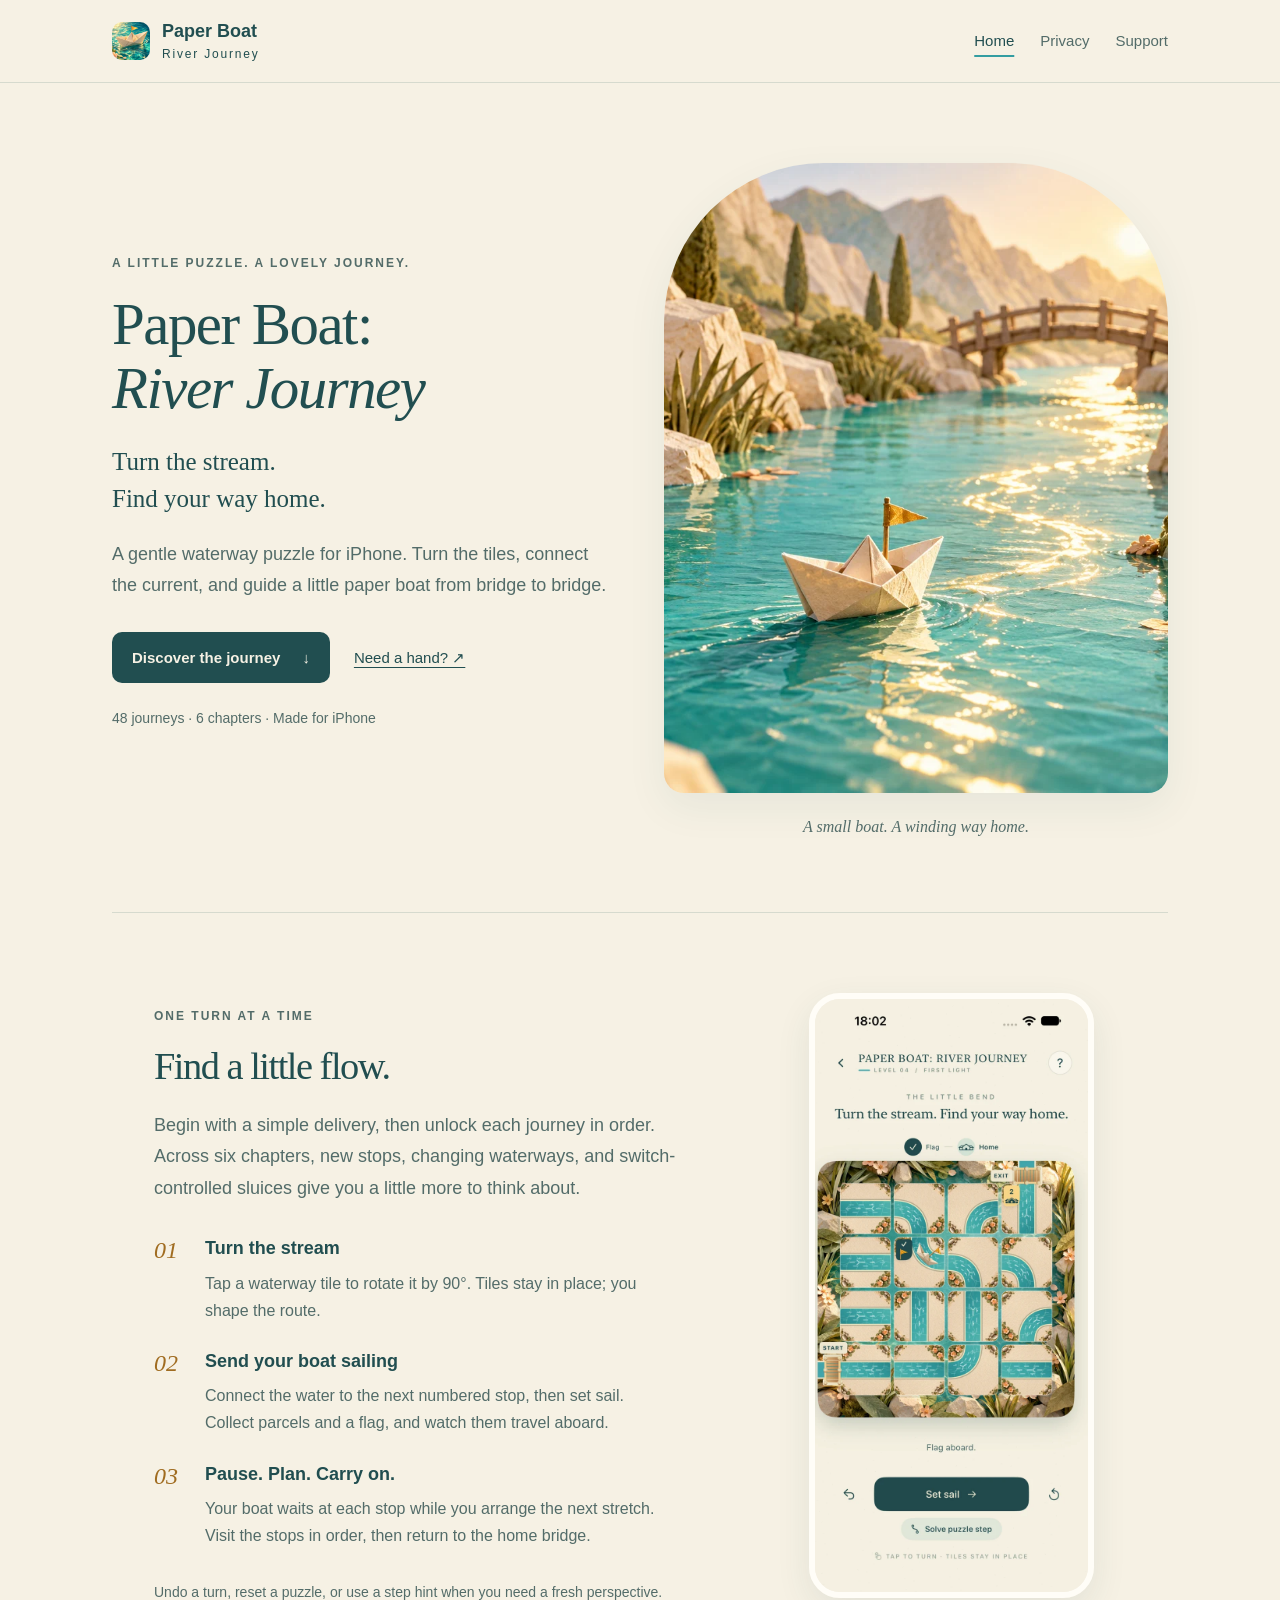
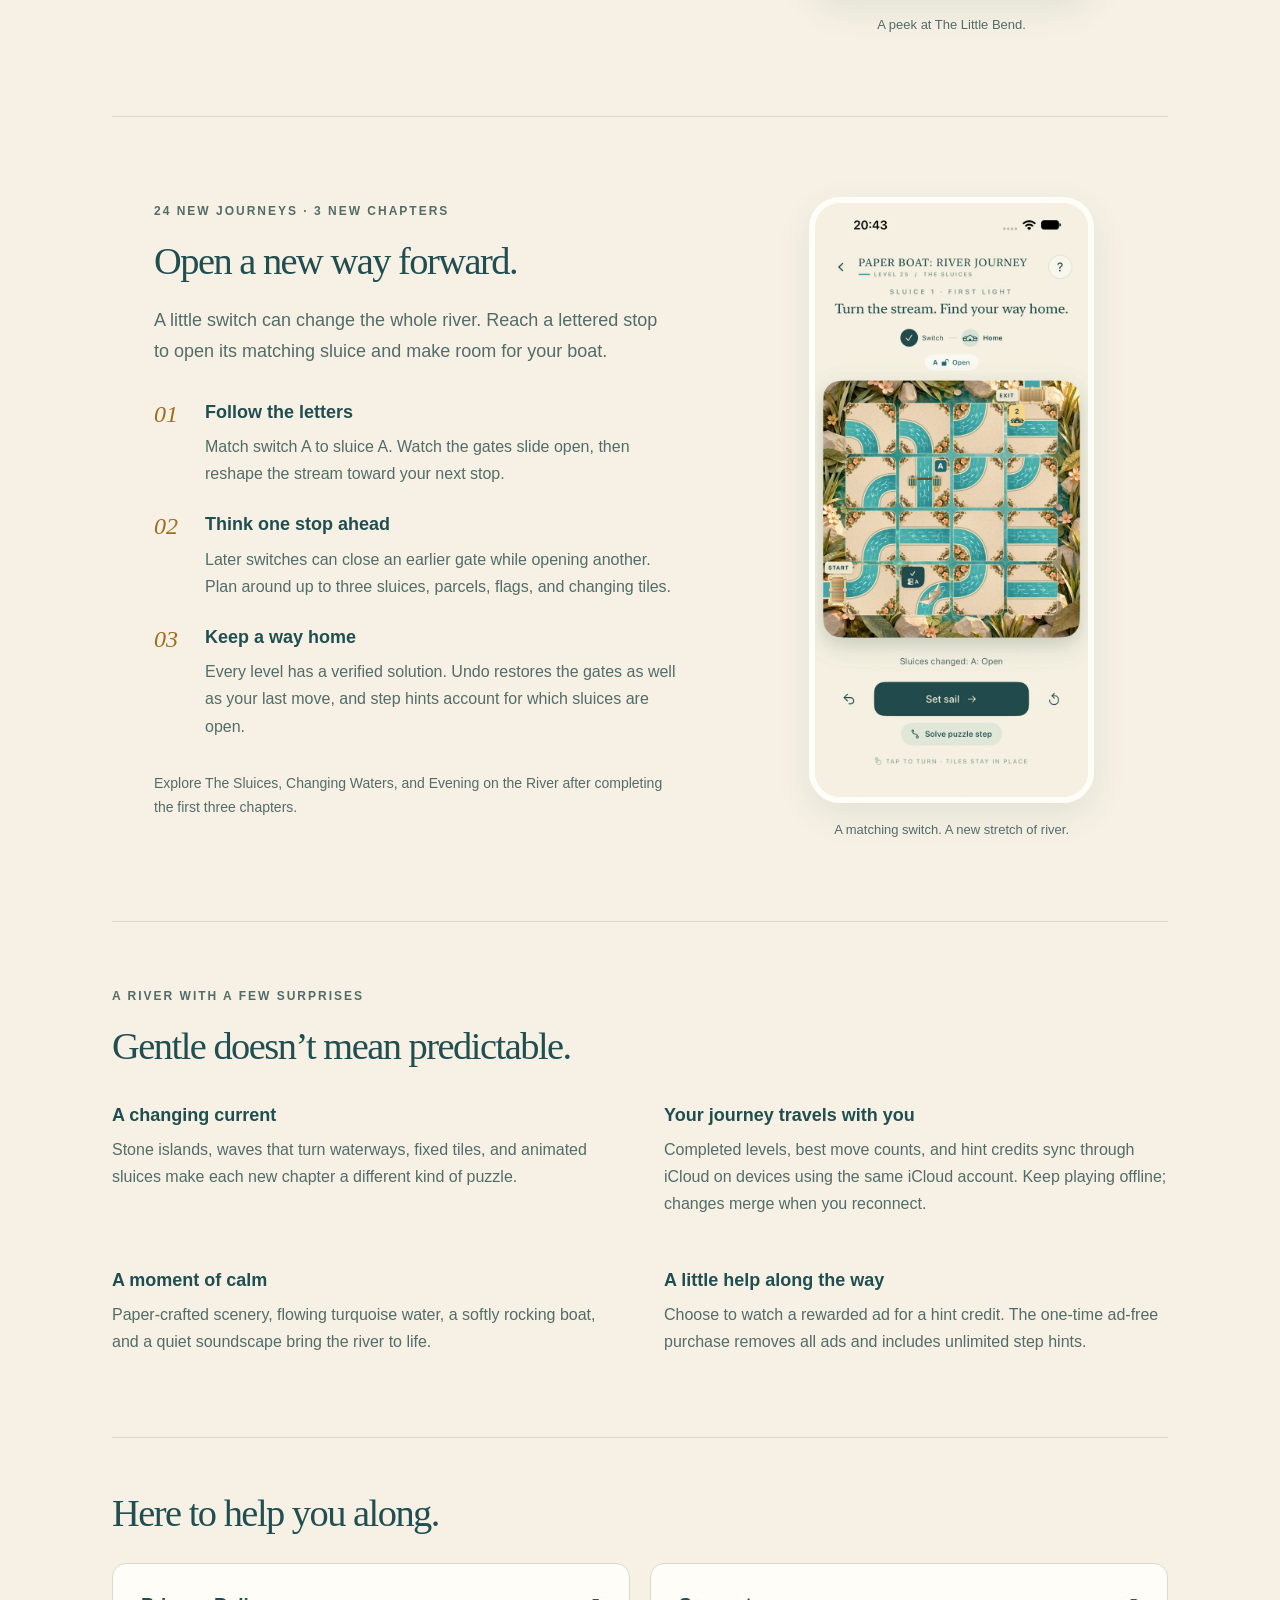
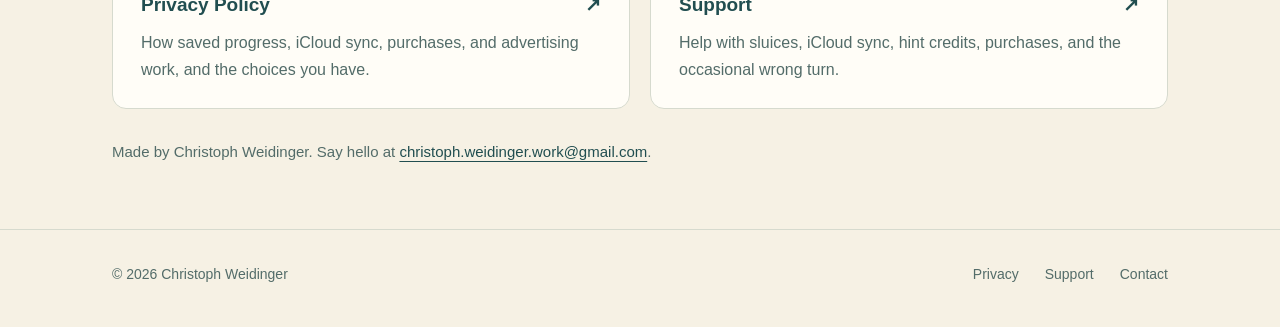
<file: index.html>
<!doctype html>
<html lang="en">
<head>
<meta charset="utf-8">
<meta name="viewport" content="width=device-width, initial-scale=1">
<title>Paper Boat: River Journey</title>
<meta name="description" content="Turn the stream. Find your way home. A gentle paper-crafted waterway puzzle for iPhone, with 48 journeys, switch-controlled sluices, and iCloud progress sync.">
<meta name="theme-color" content="#f6f1e4">
<meta property="og:title" content="Paper Boat: River Journey">
<meta property="og:description" content="Turn the stream. Find your way home. A gentle paper-crafted waterway puzzle for iPhone, with 48 journeys, switch-controlled sluices, and iCloud progress sync.">
<meta property="og:type" content="website">
<meta property="og:image" content="https://weidinger-c.github.io/Paper-Boat-River-Journey-App/icon.png">
<meta name="twitter:card" content="summary">
<link rel="icon" href="assets/favicon.png" sizes="32x32">
<link rel="apple-touch-icon" href="icon.png">
<link rel="stylesheet" href="style.css">
</head>
<body>
<a class="skip" href="#main">Skip to content</a>
<header class="site"><div class="wrap header-inner">
<a class="brand" href="index.html"><img src="icon.png" width="38" height="38" alt=""><span>Paper Boat<span class="brand-sub">River Journey</span></span></a>
<nav aria-label="Main navigation"><a href="index.html" aria-current="page">Home</a><a href="privacy.html">Privacy</a><a href="support.html">Support</a></nav>
</div></header>
<main id="main"><div class="wrap">
<section class="hero" aria-labelledby="title">
<div class="hero-copy"><p class="eyebrow">A little puzzle. A lovely journey.</p>
<h1 id="title">Paper Boat:<br><em>River Journey</em></h1>
<p class="tagline">Turn the stream.<br>Find your way home.</p>
<p class="lede">A gentle waterway puzzle for iPhone. Turn the tiles, connect the current, and guide a little paper boat from bridge to bridge.</p>
<div class="actions"><a class="button" href="#the-journey">Discover the journey <span aria-hidden="true">↓</span></a><a class="text-link" href="support.html">Need a hand? ↗</a></div>
<p class="hero-note">48 journeys · 6 chapters · Made for iPhone</p></div>
<figure class="hero-art"><img src="assets/river.webp" width="1400" height="933" alt="A paper boat on a turquoise river, surrounded by flowers, rocks, and a small wooden bridge." fetchpriority="high"><figcaption>A small boat. A winding way home.</figcaption></figure>
</section>
<section class="journey" id="the-journey" aria-labelledby="journey-title">
<div class="journey-copy"><p class="eyebrow">One turn at a time</p><h2 id="journey-title">Find a little flow.</h2><p class="lede">Begin with a simple delivery, then unlock each journey in order. Across six chapters, new stops, changing waterways, and switch-controlled sluices give you a little more to think about.</p>
<ol class="steps"><li><h3>Turn the stream</h3><p>Tap a waterway tile to rotate it by 90°. Tiles stay in place; you shape the route.</p></li><li><h3>Send your boat sailing</h3><p>Connect the water to the next numbered stop, then set sail. Collect parcels and a flag, and watch them travel aboard.</p></li><li><h3>Pause. Plan. Carry on.</h3><p>Your boat waits at each stop while you arrange the next stretch. Visit the stops in order, then return to the home bridge.</p></li></ol>
<p class="small-note">Undo a turn, reset a puzzle, or use a step hint when you need a fresh perspective.</p></div>
<figure class="phone"><img src="assets/puzzle.webp" width="700" height="1522" alt="Actual gameplay: rotate turquoise waterways to guide a flag-carrying paper boat between the start and exit bridges." loading="lazy"><figcaption>A peek at The Little Bend.</figcaption></figure>
</section>
<section class="journey sluice-journey" aria-labelledby="sluice-title">
<div class="journey-copy"><p class="eyebrow">24 new journeys · 3 new chapters</p><h2 id="sluice-title">Open a new way forward.</h2><p class="lede">A little switch can change the whole river. Reach a lettered stop to open its matching sluice and make room for your boat.</p>
<ol class="steps"><li><h3>Follow the letters</h3><p>Match switch A to sluice A. Watch the gates slide open, then reshape the stream toward your next stop.</p></li><li><h3>Think one stop ahead</h3><p>Later switches can close an earlier gate while opening another. Plan around up to three sluices, parcels, flags, and changing tiles.</p></li><li><h3>Keep a way home</h3><p>Every level has a verified solution. Undo restores the gates as well as your last move, and step hints account for which sluices are open.</p></li></ol>
<p class="small-note">Explore The Sluices, Changing Waters, and Evening on the River after completing the first three chapters.</p></div>
<figure class="phone"><img src="assets/sluices.webp" width="700" height="1522" alt="Actual gameplay in level 25: switch A has opened its matching sluice, creating a passage through the waterway." loading="lazy"><figcaption>A matching switch. A new stretch of river.</figcaption></figure>
</section>
<section class="river-notes" aria-labelledby="more-title"><p class="eyebrow">A river with a few surprises</p><h2 id="more-title">Gentle doesn’t mean predictable.</h2><div class="notes-grid"><div><h3>A changing current</h3><p>Stone islands, waves that turn waterways, fixed tiles, and animated sluices make each new chapter a different kind of puzzle.</p></div><div><h3>Your journey travels with you</h3><p>Completed levels, best move counts, and hint credits sync through iCloud on devices using the same iCloud account. Keep playing offline; changes merge when you reconnect.</p></div><div><h3>A moment of calm</h3><p>Paper-crafted scenery, flowing turquoise water, a softly rocking boat, and a quiet soundscape bring the river to life.</p></div><div><h3>A little help along the way</h3><p>Choose to watch a rewarded ad for a hint credit. The one-time ad-free purchase removes all ads and includes unlimited step hints.</p></div></div></section>
<section class="help-section" aria-labelledby="help-title"><h2 id="help-title">Here to help you along.</h2><div class="link-tiles"><a class="tile" href="privacy.html"><span class="tile-title">Privacy Policy <span aria-hidden="true">↗</span></span><p>How saved progress, iCloud sync, purchases, and advertising work, and the choices you have.</p></a><a class="tile" href="support.html"><span class="tile-title">Support <span aria-hidden="true">↗</span></span><p>Help with sluices, iCloud sync, hint credits, purchases, and the occasional wrong turn.</p></a></div><p class="maker">Made by Christoph Weidinger. Say hello at <a href="mailto:christoph.weidinger.work@gmail.com">christoph.weidinger.work@gmail.com</a>.</p></section>
</div></main>
<footer class="site"><div class="wrap footer-inner"><span>© 2026 Christoph Weidinger</span><nav aria-label="Footer"><a href="privacy.html">Privacy</a><a href="support.html">Support</a><a href="mailto:christoph.weidinger.work@gmail.com">Contact</a></nav></div></footer>
</body></html>
</file>
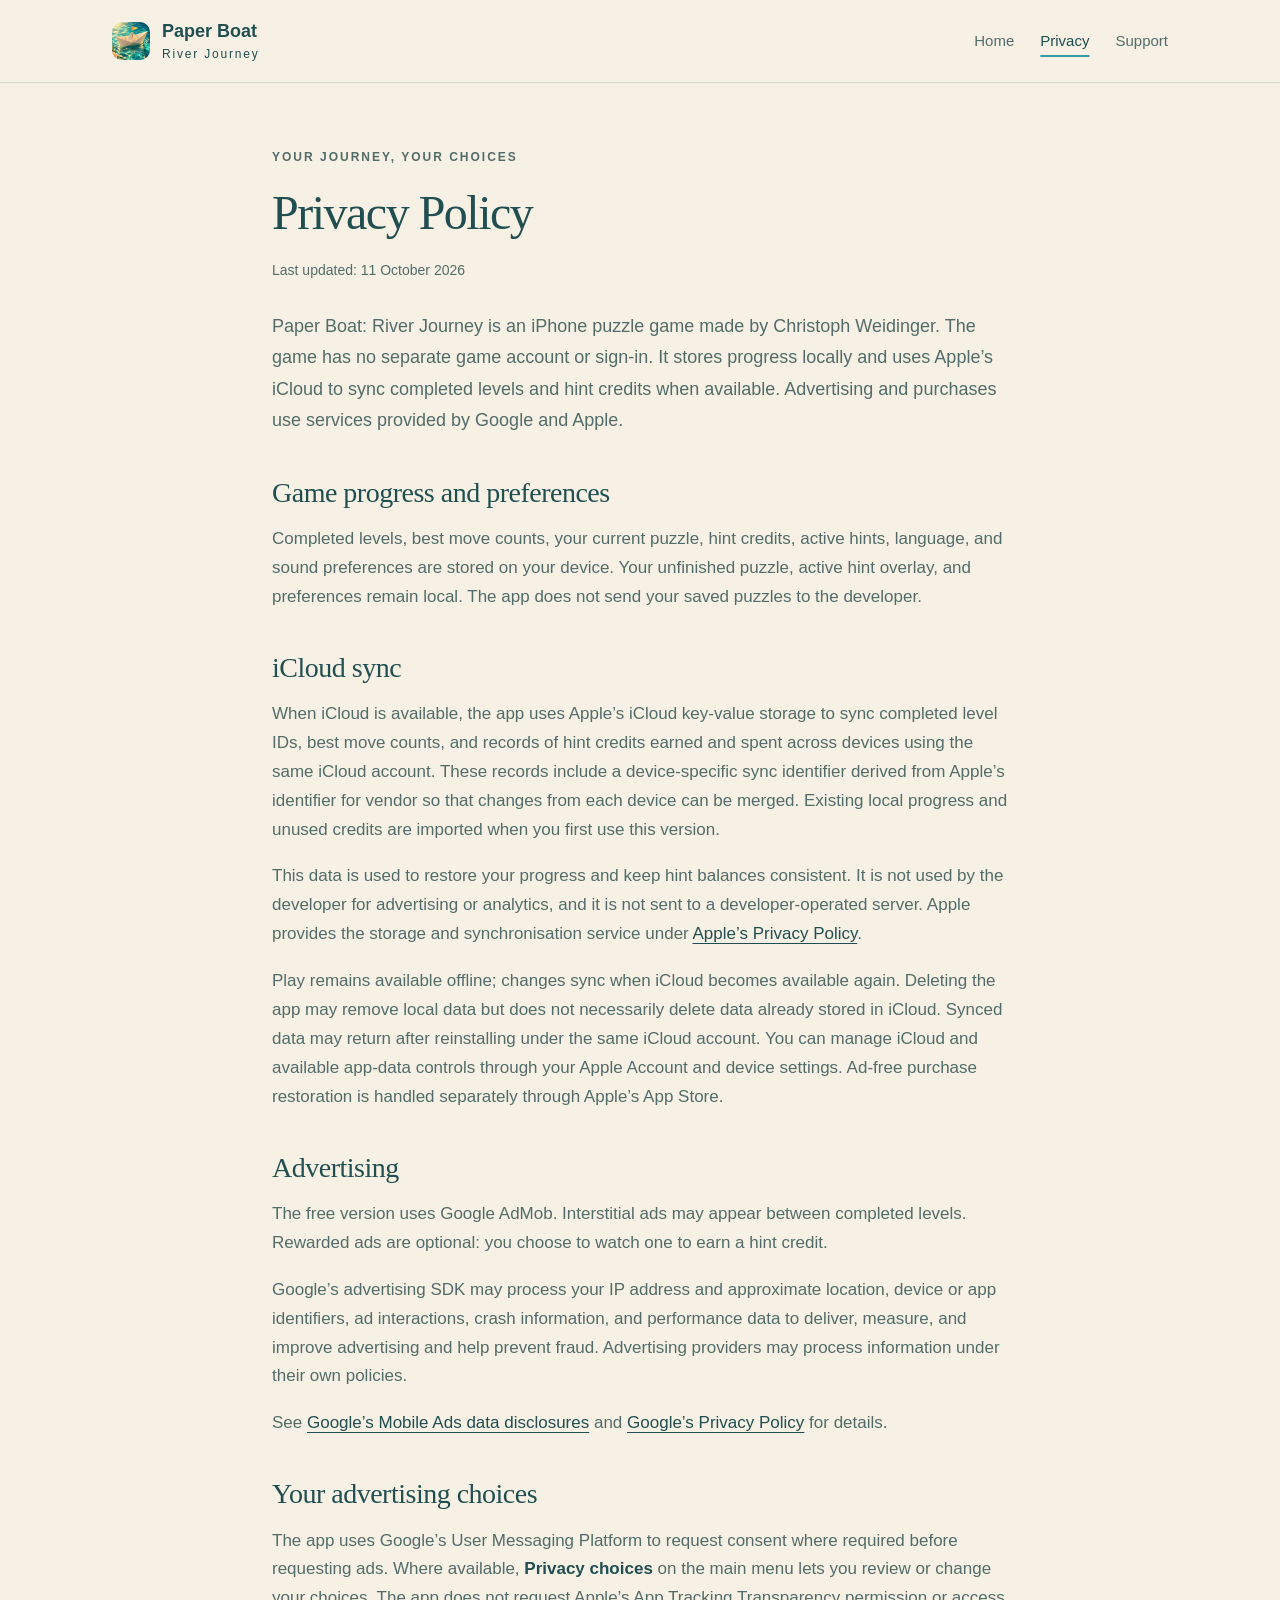
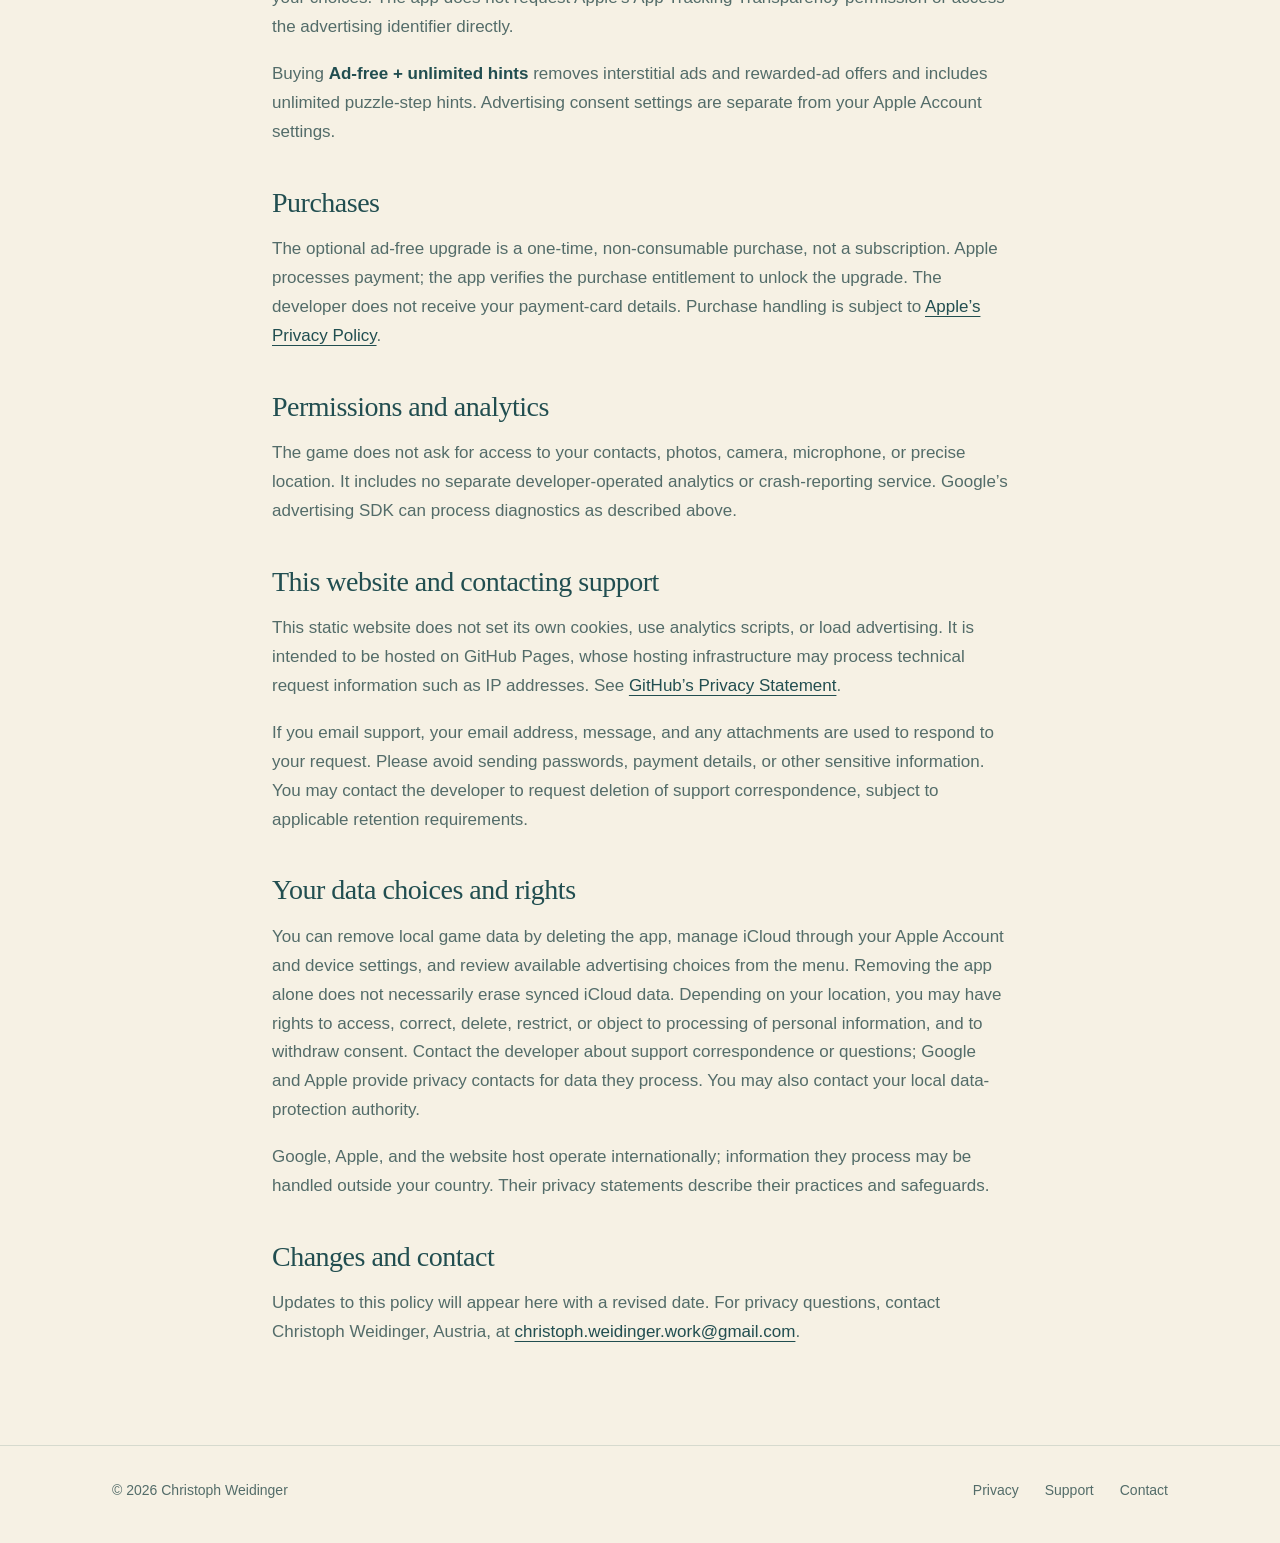
<file: privacy.html>
<!doctype html>
<html lang="en">
<head>
<meta charset="utf-8">
<meta name="viewport" content="width=device-width, initial-scale=1">
<title>Privacy Policy — Paper Boat: River Journey</title>
<meta name="description" content="Privacy information for Paper Boat: River Journey, including local saves, iCloud progress and hint-credit sync, Google AdMob, and Apple purchases.">
<meta name="theme-color" content="#f6f1e4">
<meta property="og:title" content="Privacy Policy — Paper Boat: River Journey">
<meta property="og:description" content="Privacy information for Paper Boat: River Journey, including local saves, iCloud progress and hint-credit sync, Google AdMob, and Apple purchases.">
<meta property="og:type" content="website">
<meta property="og:image" content="https://weidinger-c.github.io/Paper-Boat-River-Journey-App/icon.png">
<meta name="twitter:card" content="summary">
<link rel="icon" href="assets/favicon.png" sizes="32x32">
<link rel="apple-touch-icon" href="icon.png">
<link rel="stylesheet" href="style.css">
</head>
<body>
<a class="skip" href="#main">Skip to content</a>
<header class="site"><div class="wrap header-inner">
<a class="brand" href="index.html"><img src="icon.png" width="38" height="38" alt=""><span>Paper Boat<span class="brand-sub">River Journey</span></span></a>
<nav aria-label="Main navigation"><a href="index.html">Home</a><a href="privacy.html" aria-current="page">Privacy</a><a href="support.html">Support</a></nav>
</div></header>
<main id="main"><article class="wrap document"><p class="eyebrow">Your journey, your choices</p><h1>Privacy Policy</h1><p class="updated">Last updated: 11 October 2026</p>
<p class="lede">Paper Boat: River Journey is an iPhone puzzle game made by Christoph Weidinger. The game has no separate game account or sign-in. It stores progress locally and uses Apple’s iCloud to sync completed levels and hint credits when available. Advertising and purchases use services provided by Google and Apple.</p>
<h2>Game progress and preferences</h2><p>Completed levels, best move counts, your current puzzle, hint credits, active hints, language, and sound preferences are stored on your device. Your unfinished puzzle, active hint overlay, and preferences remain local. The app does not send your saved puzzles to the developer.</p>
<h2>iCloud sync</h2><p>When iCloud is available, the app uses Apple’s iCloud key-value storage to sync completed level IDs, best move counts, and records of hint credits earned and spent across devices using the same iCloud account. These records include a device-specific sync identifier derived from Apple’s identifier for vendor so that changes from each device can be merged. Existing local progress and unused credits are imported when you first use this version.</p><p>This data is used to restore your progress and keep hint balances consistent. It is not used by the developer for advertising or analytics, and it is not sent to a developer-operated server. Apple provides the storage and synchronisation service under <a href="https://www.apple.com/legal/privacy/">Apple’s Privacy Policy</a>.</p><p>Play remains available offline; changes sync when iCloud becomes available again. Deleting the app may remove local data but does not necessarily delete data already stored in iCloud. Synced data may return after reinstalling under the same iCloud account. You can manage iCloud and available app-data controls through your Apple Account and device settings. Ad-free purchase restoration is handled separately through Apple’s App Store.</p>
<h2>Advertising</h2><p>The free version uses Google AdMob. Interstitial ads may appear between completed levels. Rewarded ads are optional: you choose to watch one to earn a hint credit.</p><p>Google’s advertising SDK may process your IP address and approximate location, device or app identifiers, ad interactions, crash information, and performance data to deliver, measure, and improve advertising and help prevent fraud. Advertising providers may process information under their own policies.</p><p>See <a href="https://developers.google.com/admob/ios/privacy/data-disclosure">Google’s Mobile Ads data disclosures</a> and <a href="https://policies.google.com/privacy">Google’s Privacy Policy</a> for details.</p>
<h2>Your advertising choices</h2><p>The app uses Google’s User Messaging Platform to request consent where required before requesting ads. Where available, <strong>Privacy choices</strong> on the main menu lets you review or change your choices. The app does not request Apple’s App Tracking Transparency permission or access the advertising identifier directly.</p><p>Buying <strong>Ad-free + unlimited hints</strong> removes interstitial ads and rewarded-ad offers and includes unlimited puzzle-step hints. Advertising consent settings are separate from your Apple Account settings.</p>
<h2>Purchases</h2><p>The optional ad-free upgrade is a one-time, non-consumable purchase, not a subscription. Apple processes payment; the app verifies the purchase entitlement to unlock the upgrade. The developer does not receive your payment-card details. Purchase handling is subject to <a href="https://www.apple.com/legal/privacy/">Apple’s Privacy Policy</a>.</p>
<h2>Permissions and analytics</h2><p>The game does not ask for access to your contacts, photos, camera, microphone, or precise location. It includes no separate developer-operated analytics or crash-reporting service. Google’s advertising SDK can process diagnostics as described above.</p>
<h2>This website and contacting support</h2><p>This static website does not set its own cookies, use analytics scripts, or load advertising. It is intended to be hosted on GitHub Pages, whose hosting infrastructure may process technical request information such as IP addresses. See <a href="https://docs.github.com/en/site-policy/privacy-policies/github-general-privacy-statement">GitHub’s Privacy Statement</a>.</p><p>If you email support, your email address, message, and any attachments are used to respond to your request. Please avoid sending passwords, payment details, or other sensitive information. You may contact the developer to request deletion of support correspondence, subject to applicable retention requirements.</p>
<h2>Your data choices and rights</h2><p>You can remove local game data by deleting the app, manage iCloud through your Apple Account and device settings, and review available advertising choices from the menu. Removing the app alone does not necessarily erase synced iCloud data. Depending on your location, you may have rights to access, correct, delete, restrict, or object to processing of personal information, and to withdraw consent. Contact the developer about support correspondence or questions; Google and Apple provide privacy contacts for data they process. You may also contact your local data-protection authority.</p><p>Google, Apple, and the website host operate internationally; information they process may be handled outside your country. Their privacy statements describe their practices and safeguards.</p>
<h2>Changes and contact</h2><p>Updates to this policy will appear here with a revised date. For privacy questions, contact Christoph Weidinger, Austria, at <a href="mailto:christoph.weidinger.work@gmail.com">christoph.weidinger.work@gmail.com</a>.</p></article></main>
<footer class="site"><div class="wrap footer-inner"><span>© 2026 Christoph Weidinger</span><nav aria-label="Footer"><a href="privacy.html">Privacy</a><a href="support.html">Support</a><a href="mailto:christoph.weidinger.work@gmail.com">Contact</a></nav></div></footer>
</body></html>
</file>
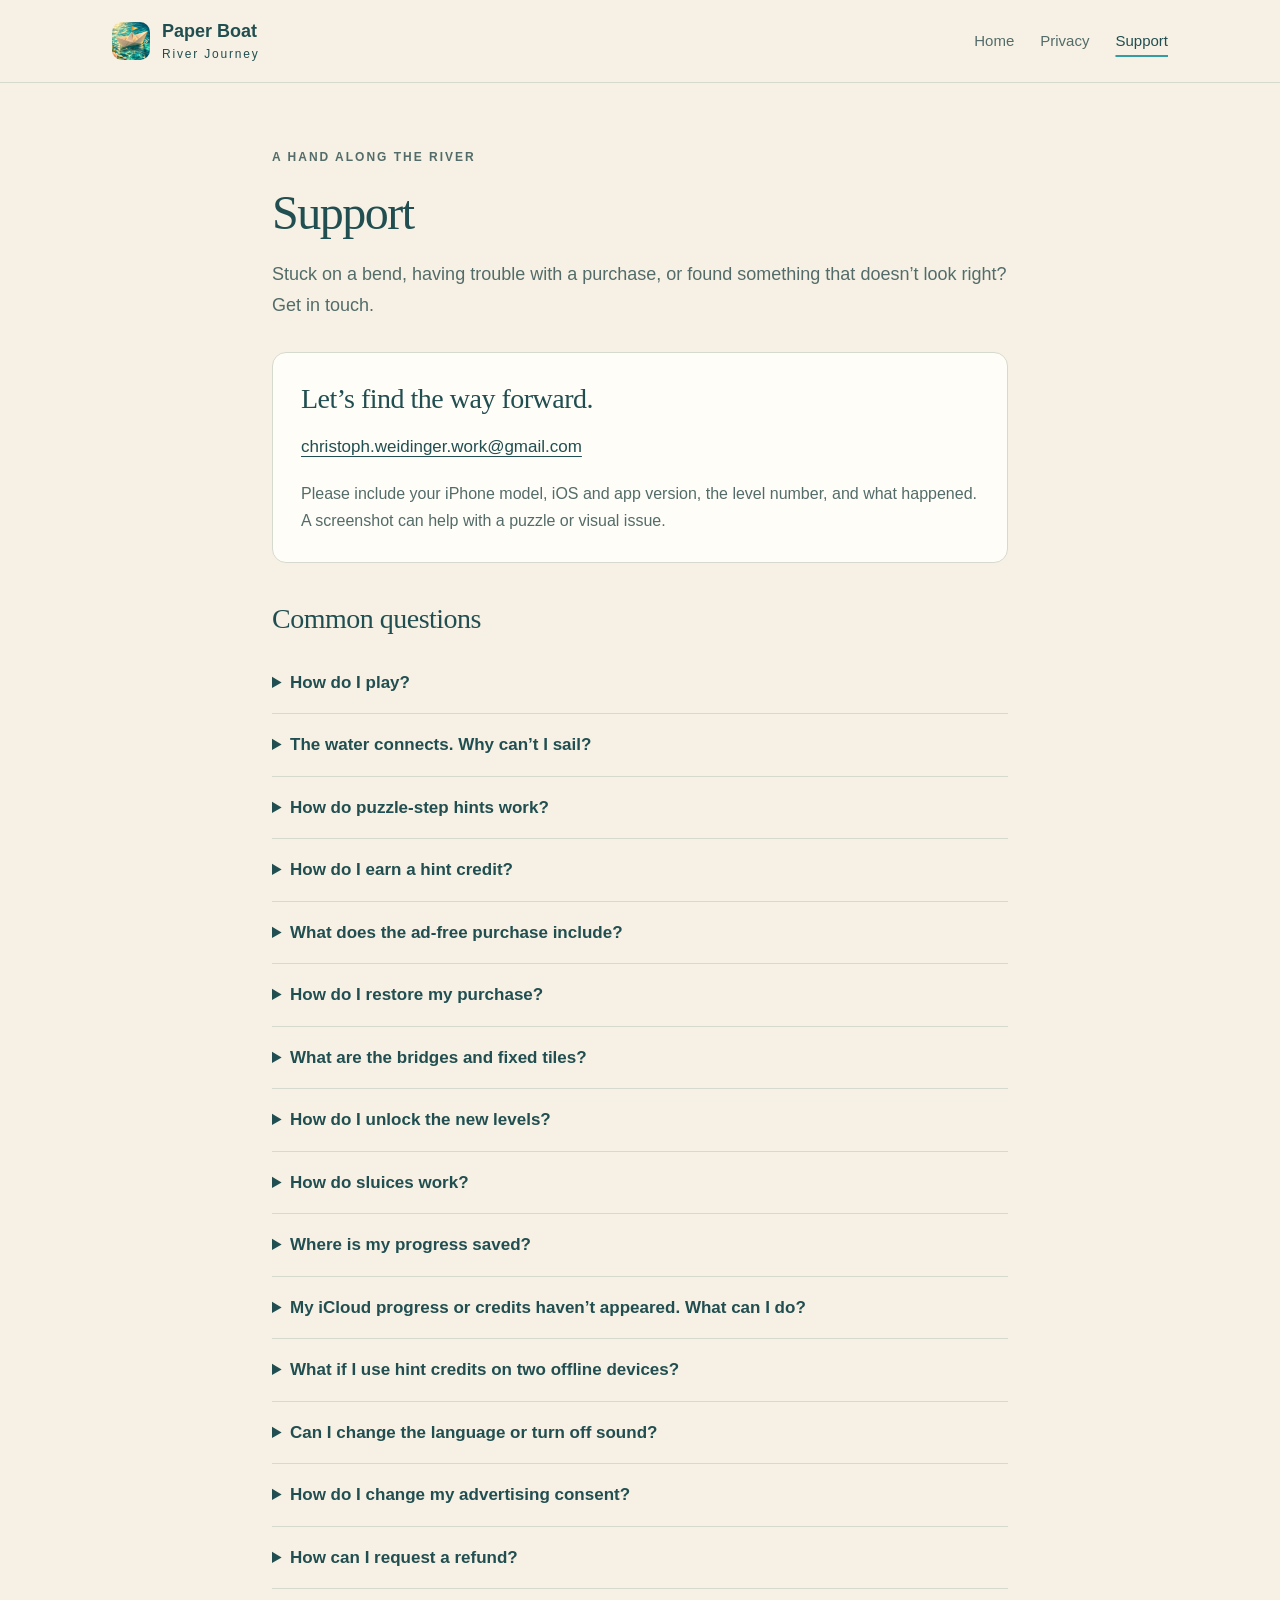
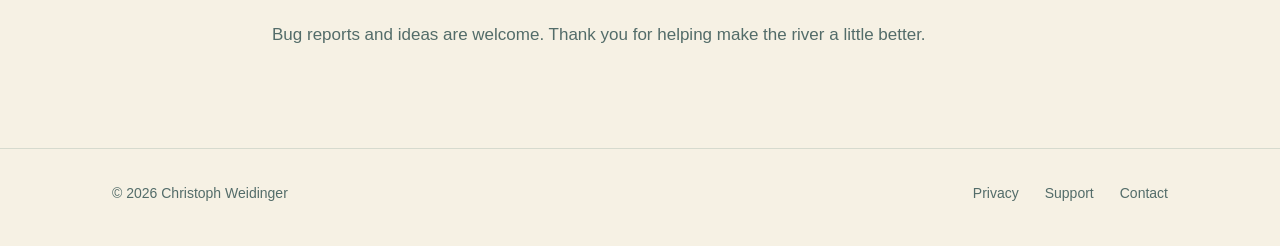
<file: support.html>
<!doctype html>
<html lang="en">
<head>
<meta charset="utf-8">
<meta name="viewport" content="width=device-width, initial-scale=1">
<title>Support — Paper Boat: River Journey</title>
<meta name="description" content="Help with Paper Boat: River Journey: waterways, sluices, iCloud progress sync, puzzle-step hints, purchases, and sound.">
<meta name="theme-color" content="#f6f1e4">
<meta property="og:title" content="Support — Paper Boat: River Journey">
<meta property="og:description" content="Help with Paper Boat: River Journey: waterways, sluices, iCloud progress sync, puzzle-step hints, purchases, and sound.">
<meta property="og:type" content="website">
<meta property="og:image" content="https://weidinger-c.github.io/Paper-Boat-River-Journey-App/icon.png">
<meta name="twitter:card" content="summary">
<link rel="icon" href="assets/favicon.png" sizes="32x32">
<link rel="apple-touch-icon" href="icon.png">
<link rel="stylesheet" href="style.css">
</head>
<body>
<a class="skip" href="#main">Skip to content</a>
<header class="site"><div class="wrap header-inner">
<a class="brand" href="index.html"><img src="icon.png" width="38" height="38" alt=""><span>Paper Boat<span class="brand-sub">River Journey</span></span></a>
<nav aria-label="Main navigation"><a href="index.html">Home</a><a href="privacy.html">Privacy</a><a href="support.html" aria-current="page">Support</a></nav>
</div></header>
<main id="main"><article class="wrap document"><p class="eyebrow">A hand along the river</p><h1>Support</h1><p class="lede">Stuck on a bend, having trouble with a purchase, or found something that doesn’t look right? Get in touch.</p><div class="contact-card"><h2>Let’s find the way forward.</h2><p><a href="mailto:christoph.weidinger.work@gmail.com?subject=Paper%20Boat%3A%20River%20Journey%20support">christoph.weidinger.work@gmail.com</a></p><p>Please include your iPhone model, iOS and app version, the level number, and what happened. A screenshot can help with a puzzle or visual issue.</p></div><h2>Common questions</h2><details><summary>How do I play?</summary><p>Tap a tile to rotate it clockwise by 90°. Join the waterways from your boat to the next numbered stop, then tap Set sail. Collect each marked item in order before heading to the home bridge. The boat pauses at stops while you reshape the next part of the river.</p></details><details><summary>The water connects. Why can’t I sail?</summary><p>The route must connect at both edges of every tile and lead to the next required stop. Your boat keeps its arrival direction and cannot simply turn around. A closed sluice blocks the channel until you reach its matching lettered switch. A route can also be rejected if it leaves no way to finish the remaining journey. Try approaching the stop from another direction, use Undo, or ask for a step hint.</p></details><details><summary>How do puzzle-step hints work?</summary><p>Solve puzzle step shows a route and the turns needed to reach the next goal. It does not turn the tiles for you. The overlay disappears when you reach that goal. A successful hint uses one credit; ad-free owners have unlimited hints.</p></details><details><summary>How do I earn a hint credit?</summary><p>Choose Watch ad · +1 credit when it is offered. A credit is granted when the ad provider confirms that the reward was earned; closing an ad early does not earn one. Credits are saved on your device and synced through iCloud when available. If an ad is unavailable, you can keep playing and try again later.</p></details><details><summary>What does the ad-free purchase include?</summary><p>The one-time Ad-free + unlimited hints purchase removes both between-level ads and rewarded-ad offers, and gives you unlimited puzzle-step hints. It is not a subscription.</p></details><details><summary>How do I restore my purchase?</summary><p>Open the ad-free page from the main menu and tap Restore purchases. Use the same Apple Account you used for the original purchase. This restores your ad-free upgrade. Completed levels and earned hint credits sync separately through iCloud; Restore purchases does not trigger a game-progress restore.</p></details><details><summary>What are the bridges and fixed tiles?</summary><p>The start bridge marks where your boat enters the board, and the exit bridge marks home. Stone islands cannot rotate. Some later levels fix additional tiles after a stop; a lock and corner clasps show which waterways are held in place. Waves can also change tile rotations.</p></details><details><summary>How do I unlock the new levels?</summary><p>There are 48 levels across six chapters. Complete each journey to unlock the next one; completed levels can be replayed. The 24 new sluice levels begin at level 25, after the first three chapters.</p></details>
<details><summary>How do sluices work?</summary><p>Reach a numbered switch stop to change the sluices with the same letter. A closed gate blocks the boat. Later switches may close an earlier gate while opening another, so check the Open/Closed indicators and plan the next stretch. Undo restores the previous gate states, and hints include sluices in their route.</p></details>
<details><summary>Where is my progress saved?</summary><p>The app keeps a local save and automatically syncs completed levels, best move counts, and hint credits through iCloud on devices signed in to the same iCloud account. No separate game account is needed. Your unfinished board, active hint overlay, and preferences stay on the device.</p><p>Existing progress and unused credits are carried forward when you update. Synced completions are combined, and the best move count is kept. Deleting the app can remove local-only data; synced data may remain in iCloud and become available again after reinstalling.</p></details>
<details><summary>My iCloud progress or credits haven’t appeared. What can I do?</summary><p>Check that both devices use the same iCloud account and have an internet connection. Open the app on both devices and allow time for iCloud to deliver changes. The app checks for updates when it opens and when you return to it. Apple’s sync is asynchronous, so updates may not appear immediately.</p><p>You can keep playing offline. Completed levels and credit changes merge when iCloud becomes available again. Restore purchases is for the ad-free upgrade and does not sync progress. If the issue continues, contact support with your app version and device details.</p></details>
<details><summary>What if I use hint credits on two offline devices?</summary><p>Each device may still show the last synced balance. If both spend the same last credit before reconnecting, both spends are retained when they sync. The visible balance stays at zero, and newly earned credits first cover that difference. Let both devices sync before switching between them if you want an up-to-date balance.</p></details><details><summary>Can I change the language or turn off sound?</summary><p>Use the globe on the main menu to change the app language. Use the speaker button to turn the soundscape and effects on or off. The game also respects your iPhone’s Silent Mode.</p></details><details><summary>How do I change my advertising consent?</summary><p>Where required by the consent provider, Privacy choices is available on the main menu. Open it to review or change your choices. See the <a href="privacy.html">Privacy Policy</a> for more information.</p></details><details><summary>How can I request a refund?</summary><p>Apple handles App Store refunds. Visit <a href="https://reportaproblem.apple.com/">reportaproblem.apple.com</a> and sign in with the Apple Account used for the purchase.</p></details><p class="support-end">Bug reports and ideas are welcome. Thank you for helping make the river a little better.</p></article></main>
<footer class="site"><div class="wrap footer-inner"><span>© 2026 Christoph Weidinger</span><nav aria-label="Footer"><a href="privacy.html">Privacy</a><a href="support.html">Support</a><a href="mailto:christoph.weidinger.work@gmail.com">Contact</a></nav></div></footer>
</body></html>
</file>
<file: style.css>
:root{--paper:#f6f1e4;--card:#fffdf7;--ink:#214e50;--muted:#536c69;--line:#d6dace;--water:#339da1;--gold:#a06c20;--max:1120px;color-scheme:light}
*{box-sizing:border-box}html{scroll-behavior:smooth;scroll-padding-top:32px;-webkit-text-size-adjust:100%}body{margin:0;background:var(--paper);color:var(--ink);font:17px/1.7 -apple-system,BlinkMacSystemFont,"Segoe UI",sans-serif;-webkit-font-smoothing:antialiased}img{max-width:100%;height:auto;display:block}a{color:var(--ink);text-underline-offset:4px}a:hover{color:#17797c}a:focus-visible,summary:focus-visible{outline:3px solid var(--water);outline-offset:6px;border-radius:4px}.wrap{max-width:var(--max);margin:auto;padding:0 32px}.skip{position:fixed;top:-100px;left:16px;padding:12px 20px;background:var(--card);z-index:10}.skip:focus{top:12px}.site{border-bottom:1px solid var(--line)}.header-inner{display:flex;align-items:center;justify-content:space-between;gap:24px;padding-top:20px;padding-bottom:20px}.brand{display:flex;gap:12px;align-items:center;text-decoration:none;line-height:1.25;font-weight:650;font-size:18px}.brand img{border-radius:10px}.brand-sub{display:block;font-size:12px;font-weight:500;letter-spacing:1.8px;margin-top:4px}nav{display:flex;gap:26px;flex-wrap:wrap}nav a{text-decoration:none;color:var(--muted);font-size:15px;padding:8px 0}nav a[aria-current]{color:var(--ink);text-decoration:underline;text-decoration-color:var(--water);text-decoration-thickness:2px;text-underline-offset:9px}.hero{display:grid;grid-template-columns:1fr 1fr;gap:48px;align-items:center;padding:80px 0 72px}.eyebrow{font-size:12px;font-weight:650;letter-spacing:2px;text-transform:uppercase;color:var(--muted);margin:0 0 20px}h1,h2{font-family:Georgia,"Times New Roman",serif;font-weight:400;line-height:1.08;letter-spacing:-1.5px}h1{font-size:clamp(40px,4.6vw,59px);margin:0 0 24px}h1 em{font-weight:400;font-style:italic}h2{font-size:clamp(32px,3vw,42px);margin:0 0 22px}h3{font-size:18px;line-height:1.4;margin:0 0 8px;font-weight:650}p{margin:0 0 18px}.tagline{font-family:Georgia,serif;font-size:25px;line-height:1.45;margin-bottom:22px}.lede{font-size:18px;color:var(--muted);line-height:1.75}.actions{display:flex;gap:24px;align-items:center;flex-wrap:wrap;margin:30px 0 24px}.button{display:inline-flex;align-items:center;gap:22px;background:var(--ink);color:var(--paper);padding:13px 20px;border-radius:10px;text-decoration:none;font-size:15px;font-weight:600;min-height:48px}.button:hover{background:#326768;color:white}.text-link{font-size:15px}.hero-note,.small-note{font-size:14px;color:var(--muted)}figure{margin:0}.hero-art img{aspect-ratio:4/5;object-fit:cover;border-radius:160px 160px 20px 20px;box-shadow:0 14px 40px #214e5012}.hero-art figcaption{font-family:Georgia,serif;font-style:italic;text-align:center;color:var(--muted);font-size:16px;margin-top:20px}.journey{border-top:1px solid var(--line);padding:80px 42px;display:grid;grid-template-columns:1.2fr .8fr;gap:100px;align-items:center}.steps{list-style:none;counter-reset:steps;padding:0;margin:32px 0}.steps li{counter-increment:steps;position:relative;padding-left:51px;margin:0 0 25px}.steps li:before{content:counter(steps,decimal-leading-zero);position:absolute;left:0;top:1px;font:italic 24px Georgia,serif;color:var(--gold)}.steps p{font-size:16px;color:var(--muted);margin:0}.phone{max-width:285px;justify-self:center}.phone img{border:6px solid #fffdf7;border-radius:31px;box-shadow:0 12px 35px #214e5017}.phone figcaption{text-align:center;font-size:13px;color:var(--muted);margin-top:16px}.river-notes{border-top:1px solid var(--line);padding:64px 0}.notes-grid{display:grid;grid-template-columns:repeat(2,minmax(0,1fr));gap:32px 48px;margin-top:35px}.notes-grid p{color:var(--muted);font-size:16px}.help-section{padding:55px 0 64px;border-top:1px solid var(--line)}.link-tiles{display:grid;grid-template-columns:1fr 1fr;gap:20px;margin:28px 0}.tile{display:block;padding:25px 28px;border:1px solid var(--line);background:var(--card);border-radius:14px;text-decoration:none;transition:border-color .2s}.tile:hover{border-color:var(--water)}.tile-title{display:flex;justify-content:space-between;font-size:19px;font-weight:600;margin-bottom:8px}.tile p{font-size:16px;color:var(--muted);margin:0}.maker{font-size:15px;color:var(--muted);margin:30px 0 0}.maker a,.document a{overflow-wrap:anywhere}footer.site{border-top:1px solid var(--line);border-bottom:0}.footer-inner{padding-top:25px;padding-bottom:32px;display:flex;justify-content:space-between;align-items:center;gap:16px;color:var(--muted);font-size:14px}.footer-inner nav a{font-size:14px}.document{max-width:800px;padding-top:64px;padding-bottom:80px}.document h1{font-size:48px;margin-bottom:20px}.document h2{font:400 28px/1.3 Georgia,serif;letter-spacing:-.5px;margin:38px 0 14px}.document p{color:var(--muted)}.document strong{color:var(--ink)}.updated{font-size:14px;margin-bottom:28px}.contact-card{background:var(--card);border:1px solid var(--line);padding:28px;border-radius:14px;margin:30px 0}.contact-card h2{margin:0 0 16px}.contact-card p:last-child{margin-bottom:0;font-size:16px}details{border-bottom:1px solid var(--line);padding:18px 0}summary{cursor:pointer;font-weight:600;line-height:1.5;padding-right:8px}details p{margin:14px 0 4px;font-size:16px}.support-end{margin-top:32px}
@media(max-width:850px){.hero{gap:30px;padding-top:55px}.journey{padding:60px 0;gap:50px}.actions{gap:18px}.notes-grid{gap:24px}.hero-art img{aspect-ratio:3/5}}
@media(max-width:620px){.wrap{padding-left:22px;padding-right:22px}.header-inner{flex-wrap:wrap;gap:12px;padding-top:16px;padding-bottom:16px}nav{gap:24px}.header-inner nav{width:100%;justify-content:space-between;border-top:1px solid var(--line);padding-top:8px}.hero{grid-template-columns:1fr;padding:40px 0;gap:30px}.hero-copy{max-width:460px}h1{font-size:46px}.hero-art img{aspect-ratio:5/4;border-radius:100px 100px 16px 16px}.hero-art figcaption{margin-top:12px}.eyebrow{font-size:11px;letter-spacing:1.6px}.journey{grid-template-columns:1fr;padding:44px 0;gap:25px}.phone{width:260px;max-width:100%}.notes-grid{grid-template-columns:1fr;gap:18px}.river-notes{padding:40px 0}.help-section{padding:40px 0}.link-tiles{grid-template-columns:1fr}.footer-inner{flex-direction:column;align-items:flex-start;gap:8px}.document{padding-top:40px;padding-bottom:48px}.document h1{font-size:40px}.contact-card{padding:22px}.hero-note{font-size:13px}.tagline{font-size:24px}}
@media(prefers-reduced-motion:reduce){html{scroll-behavior:auto}*{transition:none!important}}
</file>
